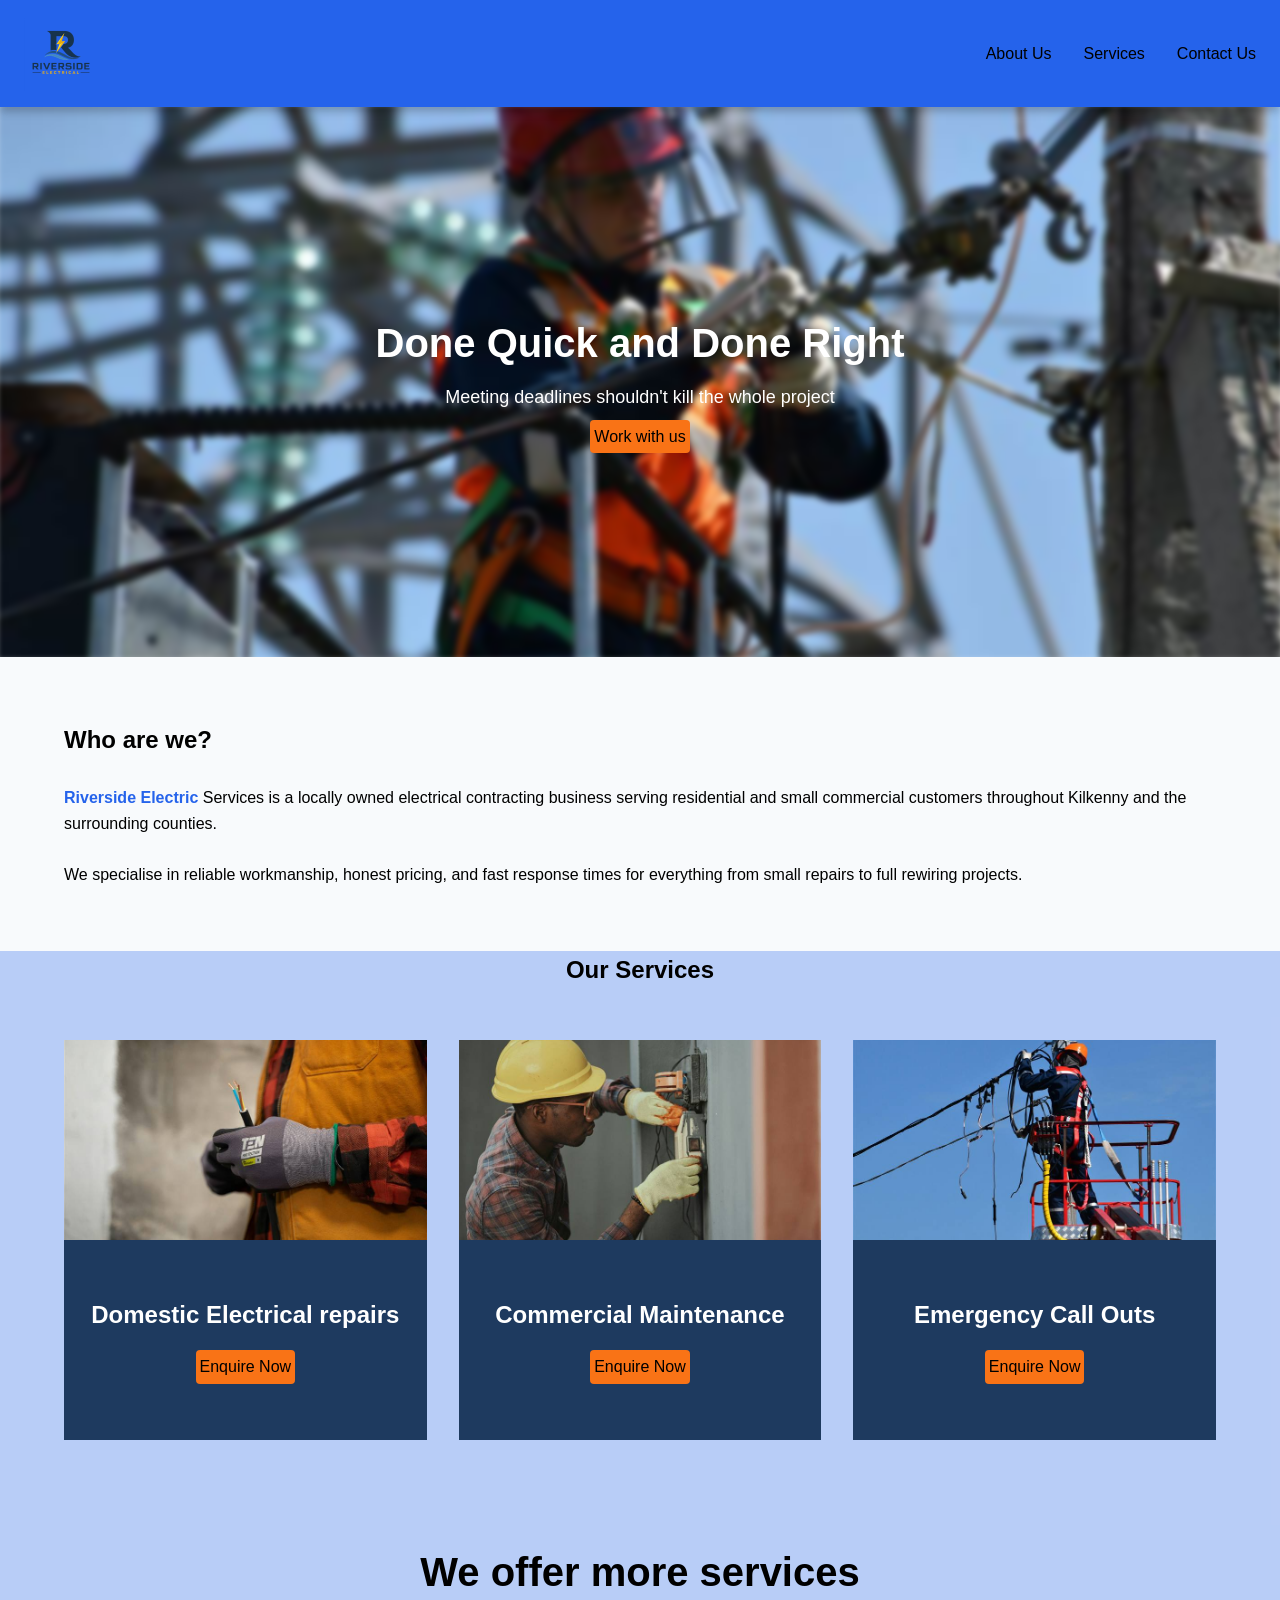
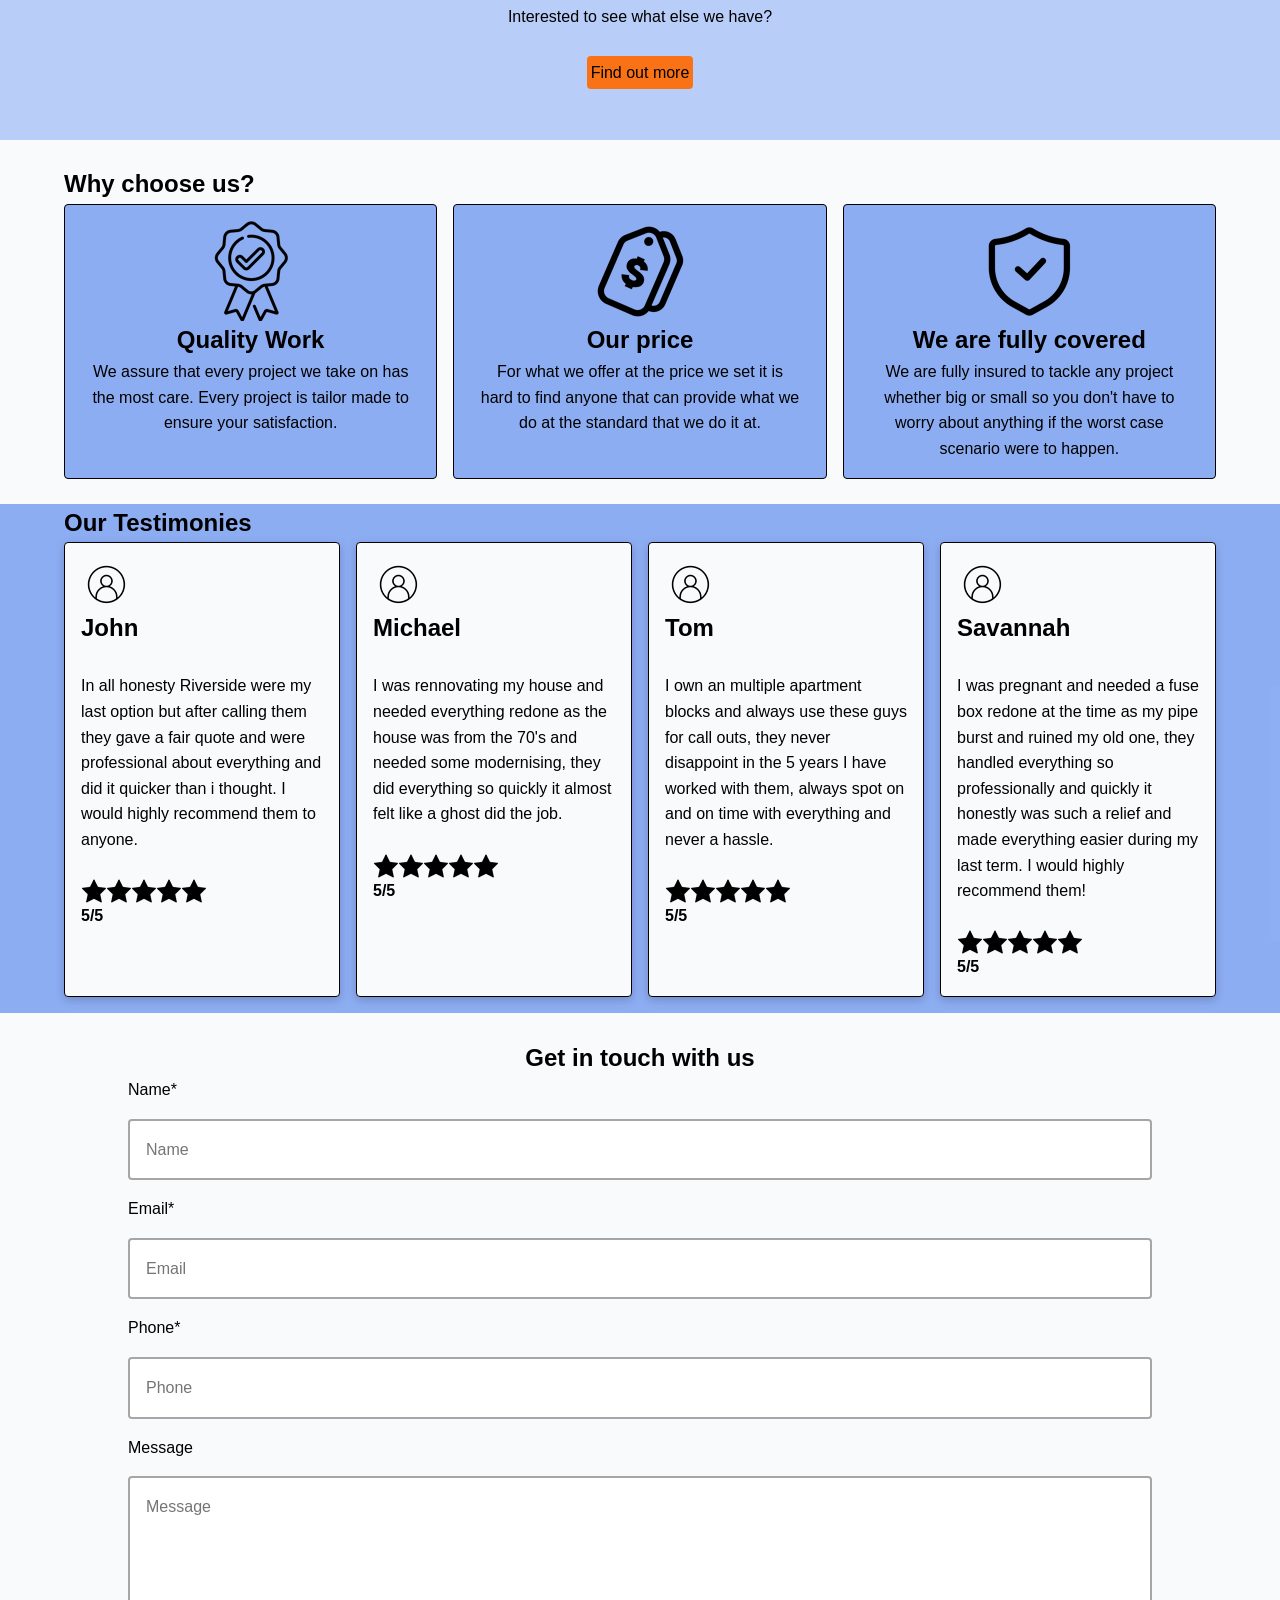
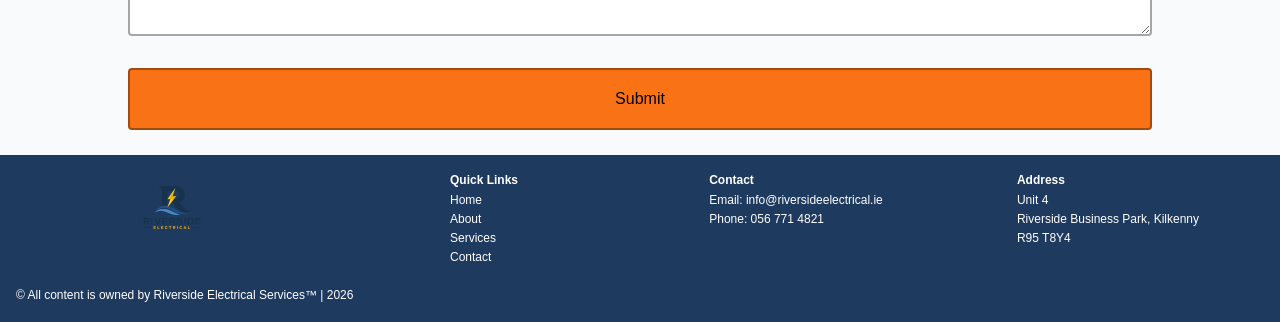
<file: index.html>
<!DOCTYPE html>
<html lang="en">
<head>
    <meta charset="UTF-8">
    <meta name="viewport" content="width=device-width, initial-scale=1.0">
    <meta name="description" content="Riverside Electrical Services is a locally owned electrical contracting business for residential and commercial customers in Kilkenny offering Domestic repairs, house rewiring, fuse board upgrades, EV Charger installation, indoor & outdoor lighting, smoke alarm installations, commercial maintenance and emergency call-outs.">
    <link rel="preload" as="image" href="assets/optimized/hero2-1600.jpg" imagesrcset="assets/optimized/hero2-900.jpg 900w, assets/optimized/hero2-1600.jpg 1600w" imagesizes="100vw" fetchpriority="high">
    <link rel="stylesheet" href="css/sections.css">
    <link rel="stylesheet" href="css/components.css">
    <link rel="stylesheet" href="css/test.css">
    <title>Riverside Electrical | Home </title>
    <link rel="icon" href="assets/optimized/riverside-logo-150.png" type="image/png">
    <script src="newtest.js" defer></script>
</head>
<body>
    <header class="site-header">
        <div class="Logo">
            <a href="index.html" aria-label="Riverside Electrical home">
                <img class="logo-img" src="assets/optimized/riverside-logo-150.png" alt="Riverside Electrical" width="75" height="75" decoding="async">
            </a>
        </div>
        <nav aria-label="Main navigation">
            <ul class="sidebar" id="mobile-menu">
                <li class="sidebarLink"><a class="mainLink" href="about.html">About Us</a></li>
                <li class="sidebarLink"><a class="mainLink" href="services.html">Services</a></li>
                <li class="sidebarLink"><a class="mainLink" href="contact.html">Contact Us</a></li>
            </ul>
            
            <ul>
                <li class="hideMobile"><a class="mainLink" href="about.html">About Us</a></li>
                <li class="hideMobile"><a class="mainLink" href="services.html">Services</a></li>
                <li class="hideMobile"><a class="mainLink" href="contact.html">Contact Us</a></li>
            </ul>
        </nav>
        <button class="hamburger" type="button" aria-label="Open navigation menu" aria-controls="mobile-menu" aria-expanded="false">
            <div class="bar"></div>
            <div class="bar"></div>
        </button>
    </header>

    <main>
        <section class="hero-2">
            <div class="hero-2-information">
                <div class="info-container">
                    <h1>Done Quick and Done Right</h1>
                    <p>Meeting deadlines shouldn't kill the whole project</p>
                    <a href="contact.html" class="cta-btn">Work with us</a>
                </div>
            </div>
        </section>

        <section>
            <div class="about-us-index">
                <h2 class="page-heading-left">Who are we?</h2>
                <br>
                <p class="AUI-text"><span class="highlight-text boldText">Riverside Electric</span> Services is a locally owned electrical contracting business serving residential and small commercial customers throughout Kilkenny and the surrounding counties.</p>
                <br>
                <p class="AUI-text">We specialise in reliable workmanship, honest pricing, and fast response times for everything from small repairs to full rewiring projects.</p>
                
            </div>
        </section>

        <section class="service-section">
            <h1>Our Services</h1>
            <div class="service-container">
                <div class="card">
                        <div class="card-img">
                            <img src="assets/optimized/domestic-800.jpg" alt="" width="800" height="533" loading="lazy" decoding="async">
                        </div>
                        <div class="card-info">
                            <h2>Domestic Electrical repairs</h2>
                            <a href="contact.html" class="cta-btn">Enquire Now</a>
                        </div>
                </div>
                <div class="card">
                        <div class="card-img">
                            <img src="assets/optimized/commercial-800.jpg" alt="" width="800" height="534" loading="lazy" decoding="async">
                        </div>
                        <div class="card-info">
                            <h2>Commercial Maintenance</h2>
                            <a href="contact.html" class="cta-btn">Enquire Now</a>
                        </div>
                </div>
                <div class="card">
                        <div class="card-img">
                            <img src="assets/optimized/emergency-800.jpg" alt="" width="800" height="533" loading="lazy" decoding="async">
                        </div>
                        <div class="card-info">
                            <h2>Emergency Call Outs</h2>
                            <a href="contact.html" class="cta-btn">Enquire Now</a>
                        </div>
                </div>
                    
            </div>    
        <div class="cta-section-medium">
            <div class="cta-info">
                <h2 class="cta-heading">We offer more services</h2>
                <p>Interested to see what else we have?</p>
                <br>
                <a href="" class="cta-btn">Find out more</a>
            </div>
        </div>
        </section>
        <br>
        <section>
            <h1 class="page-heading-left">Why choose us?</h1>
            <div class="why-us">
                <div class="block-card">
                    <div class="why-us-header-content">
                        <img class="why-us-graphic" src="assets/optimized/badge-100.png" alt="" width="100" height="100" loading="lazy" decoding="async">
                        <h2 class="page-heading">Quality Work</h2>
                    </div>
                    <!-- <br> -->
                    <div class="why-us-text">
                        <p>We assure that every project we take on has the most care. Every project is tailor made to ensure your satisfaction.</p>
                    </div>
                </div>

                <div class="block-card">
                    <div class="why-us-header-content">
                        <img class="why-us-graphic" src="assets/optimized/price-tag-100.png" alt="" width="100" height="100" loading="lazy" decoding="async">
                        <h2 class="page-heading">Our price</h2>
                    </div>
                    <p class="why-us-text">For what we offer at the price we set it is hard to find anyone that can provide what we do at the standard that we do it at.</p>
                </div>


                 <div class="block-card">
                    <div class="why-us-header-content">
                        <img class="why-us-graphic" src="assets/optimized/insurance-100.png" alt="" width="100" height="100" loading="lazy" decoding="async">
                        <h2 class="page-heading">We are fully covered</h2>
                    </div>
                    <p class="why-us-text">We are fully insured to tackle any project whether big or small so you don't have to worry about anything if the worst case scenario were to happen.</p>
                </div>
            </div>
        </section>
        <br>

         <section class="testimonial-section">
            <h2 class="page-heading-left">Our Testimonies</h2>
            <div class="testimonials">
                <div class="testimonial-card">
                    <div>
                        <img class="testimonial-icon" src="assets/optimized/people-50.png" alt="" width="50" height="50" loading="lazy" decoding="async">
                        <h2>John</h2>
                    </div>
                    <br>
                    <p>In all honesty Riverside were my last option but after calling them they gave a fair quote and were professional about everything and did it quicker than i thought. I would highly recommend them to anyone.</p>
                    <br>
                    <div>
                        <div class="testimonial-rating">
                            <img class="rating-star" src="assets/optimized/star-25.png" alt="" width="25" height="25" loading="lazy" decoding="async">
                            <img class="rating-star" src="assets/optimized/star-25.png" alt="" width="25" height="25" loading="lazy" decoding="async">
                            <img class="rating-star" src="assets/optimized/star-25.png" alt="" width="25" height="25" loading="lazy" decoding="async">
                            <img class="rating-star" src="assets/optimized/star-25.png" alt="" width="25" height="25" loading="lazy" decoding="async">
                            <img class="rating-star" src="assets/optimized/star-25.png" alt="" width="25" height="25" loading="lazy" decoding="async">
                        </div>
                        <p class="boldText">5/5</p>
                    </div>
                </div>

                <div class="testimonial-card">
                    <div>
                        <img class="testimonial-icon" src="assets/optimized/people-50.png" alt="" width="50" height="50" loading="lazy" decoding="async">
                        <h2>Michael</h2>
                    </div>
                    <br>
                    <p>I was rennovating my house and needed everything redone as the house was from the 70's and needed some modernising, they did everything so quickly it almost felt like a ghost did the job.</p>
                    <br>
                    <div>
                        <div class="testimonial-rating">
                            <img class="rating-star" src="assets/optimized/star-25.png" alt="" width="25" height="25" loading="lazy" decoding="async">
                            <img class="rating-star" src="assets/optimized/star-25.png" alt="" width="25" height="25" loading="lazy" decoding="async">
                            <img class="rating-star" src="assets/optimized/star-25.png" alt="" width="25" height="25" loading="lazy" decoding="async">
                            <img class="rating-star" src="assets/optimized/star-25.png" alt="" width="25" height="25" loading="lazy" decoding="async">
                            <img class="rating-star" src="assets/optimized/star-25.png" alt="" width="25" height="25" loading="lazy" decoding="async">
                        </div>
                        <p class="boldText">5/5</p>
                    </div>
                </div>

                <div class="testimonial-card">
                    <div>
                        <img class="testimonial-icon" src="assets/optimized/people-50.png" alt="" width="50" height="50" loading="lazy" decoding="async">
                        <h2>Tom</h2>
                    </div>
                    <br>
                    <p>I own an multiple apartment blocks and always use these guys for call outs, they never disappoint in the 5 years I have worked with them, always spot on and on time with everything and never a hassle.</p>
                    <br>
                    <div>
                        <div class="testimonial-rating">
                            <img class="rating-star" src="assets/optimized/star-25.png" alt="" width="25" height="25" loading="lazy" decoding="async">
                            <img class="rating-star" src="assets/optimized/star-25.png" alt="" width="25" height="25" loading="lazy" decoding="async">
                            <img class="rating-star" src="assets/optimized/star-25.png" alt="" width="25" height="25" loading="lazy" decoding="async">
                            <img class="rating-star" src="assets/optimized/star-25.png" alt="" width="25" height="25" loading="lazy" decoding="async">
                            <img class="rating-star" src="assets/optimized/star-25.png" alt="" width="25" height="25" loading="lazy" decoding="async">
                        </div>
                        <p class="boldText">5/5</p>
                    </div>
                </div>

                <div class="testimonial-card">
                    <div>
                        <img class="testimonial-icon" src="assets/optimized/people-50.png" alt="" width="50" height="50" loading="lazy" decoding="async">
                        <h2>Savannah</h2>
                    </div>
                    <br>
                    <p>I was pregnant and needed a fuse box redone at the time as my pipe burst and ruined my old one, they handled everything so professionally and quickly it honestly was such a relief and made everything easier during my last term. I would highly recommend them!</p>
                    <br>
                    <div>
                        <div class="testimonial-rating">
                            <img class="rating-star" src="assets/optimized/star-25.png" alt="" width="25" height="25" loading="lazy" decoding="async">
                            <img class="rating-star" src="assets/optimized/star-25.png" alt="" width="25" height="25" loading="lazy" decoding="async">
                            <img class="rating-star" src="assets/optimized/star-25.png" alt="" width="25" height="25" loading="lazy" decoding="async">
                            <img class="rating-star" src="assets/optimized/star-25.png" alt="" width="25" height="25" loading="lazy" decoding="async">
                            <img class="rating-star" src="assets/optimized/star-25.png" alt="" width="25" height="25" loading="lazy" decoding="async">
                        </div>
                        <p class="boldText">5/5</p>
                    </div>
                </div>

            </div>
        </section>
        <br>

        <div class="contact-form" style="grid-area: box-4">
                    <h2>Get in touch with us</h2>
                    <form action="https://api.web3forms.com/submit" method="POST">
                        <input
                            type="hidden"
                            name="access_key" 
                            value="db48950b-8006-4555-ad05-d6742ffa7712"
                        >


                        <label for="name">Name*</label>
                        <input
                            id="name"
                            type="text"
                            name="name"
                            placeholder="Name"
                            required
                        >

                        <label for="email">Email*</label>
                        <input
                            id="email"
                            type="email" 
                            name="email" 
                            placeholder="Email"  
                            pattern="^[a-zA-Z0-9._%+-]+@[a-zA-Z0-9.-]+\.[a-zA-Z]{2,}$"
                            title="Please enter a valid email"
                            required
                        >


                        <label for="phone">Phone*</label>
                        <input 
                            id="phone"
                            type="tel" 
                            name="phone" 
                            placeholder="Phone" 
                            pattern="^08[35679](?:\d{7}|\s\d{3}\s\d{4})$"
                            title="Enter a number like 0877777733 or 087 777 7733"
                            required
                        >
                        <label for="message">Message</label>
                        <textarea id="message" name="message" placeholder="Message" required></textarea>

                        <input 
                            type="checkbox" 
                            name="botcheck" 
                            class="hidden" 
                            style="display: none;"
                        >

                        <div class="h-captcha" data-captcha="true"></div>

                        <input type="submit" value="Submit" class="cta-btn">
                    </form>
                </div>
                <br>
    </main>

    <footer>
        <div class="footer-content">
                <div class="footer-links">
                    <div class="footerLogo">
                        <img class="logo-img" src="assets/optimized/riverside-logo-150.png" alt="Riverside Electrical" width="75" height="75" loading="lazy" decoding="async">
                    </div>
                    <div class="footer-section">
                        <ul class="footer-section-list">
                            <li class="boldText">Quick Links</li>
                            <li><a class="footerLink" href="index.html">Home</a></li>
                            <li><a class="footerLink" href="about.html">About</a></li>
                            <li><a class="footerLink" href="services.html">Services</a></li>
                            <li><a class="footerLink" href="contact.html">Contact</a></li>
                        </ul>
                    </div>
                    
                    <div class="footer-section">
                        <ul>
                            <li class="boldText"><a class="footerLink" href="contact.html">Contact</a></li>
                            <li><a class="footerLink" href="contact.html">Email: info@riversideelectrical.ie</a></li>
                            <li><a class="footerLink" href="contact.html">Phone: 056 771 4821</a></li>
                        </ul>
                    </div>

                    <div class="footer-section">
                        <ul>
                            <li class="boldText"><a class="footerLink" href="contact.html">Address</a></li>
                            <li class="footerList">Unit 4</li>
                            <li class="footerList">Riverside Business Park, Kilkenny</li>
                            <li class="footerList">R95 T8Y4</li>
                        </ul>
                    </div>
                    
                </div>
                <br>
            <p class="copyright-text">
                &copy; All content is owned by Riverside Electrical Services&trade; | 2026
            </p>
        </div>
    </footer>
    <script src="https://web3forms.com/client/script.js" async defer></script>
</body>
</html>
</file>
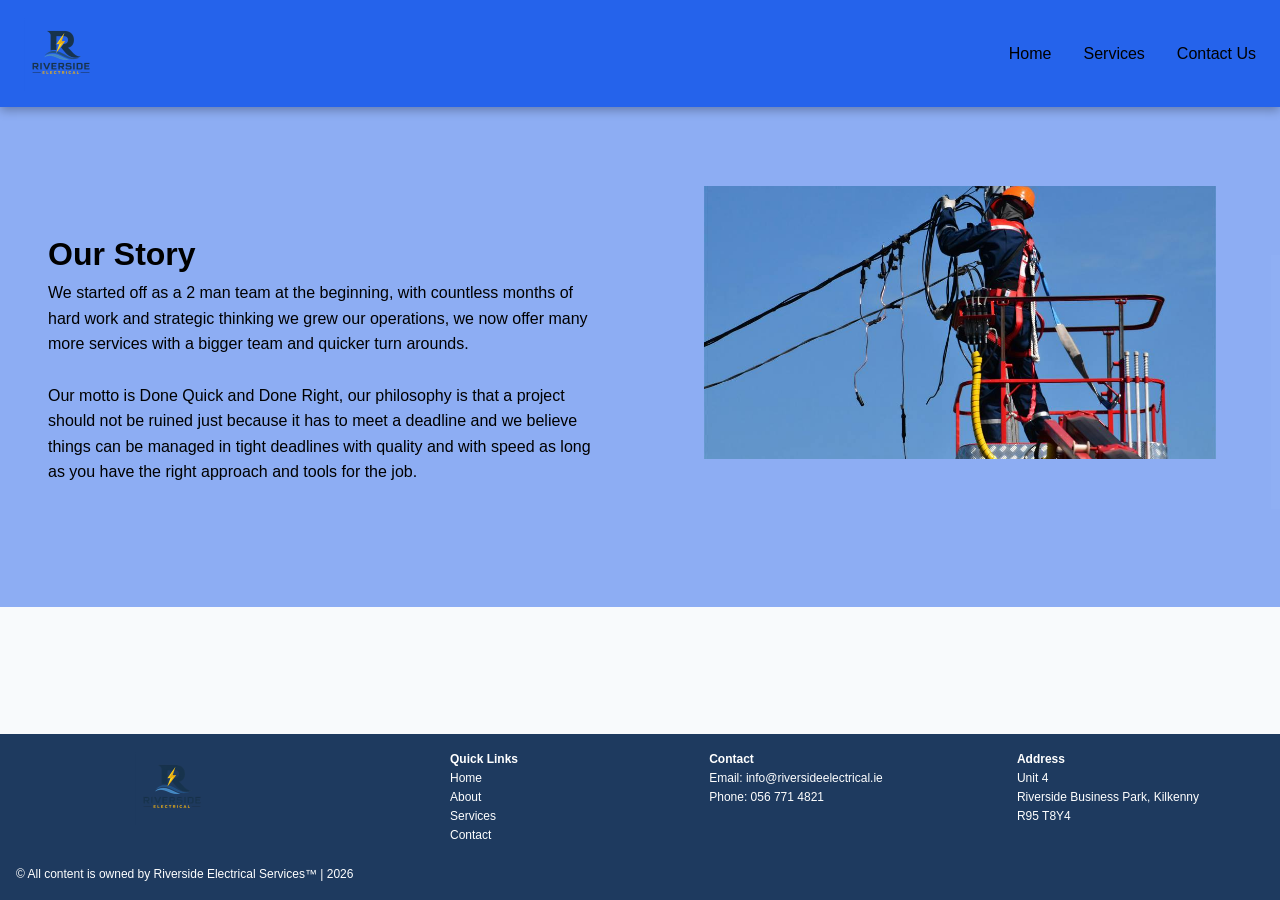
<file: about.html>
<!DOCTYPE html>
<html lang="en">
<head>
    <meta charset="UTF-8">
    <meta name="viewport" content="width=device-width, initial-scale=1.0">
    <meta name="description" content="Riverside Electrical Services is a locally owned electrical contracting business for residential and commercial customers in Kilkenny offering Domestic repairs, house rewiring, fuse board upgrades, EV Charger installation, indoor & outdoor lighting, smoke alarm installations, commercial maintenance and emergency call-outs.">
    <link rel="preload" as="image" href="assets/optimized/emergency-1000.jpg" fetchpriority="high">
    <link rel="stylesheet" href="css/sections.css">
    <link rel="stylesheet" href="css/components.css">
    <link rel="stylesheet" href="css/test.css">
    <title>Riverside Electrical | About Us </title>
    <link rel="icon" href="assets/optimized/riverside-logo-150.png" type="image/png">
    <script src="newtest.js" defer></script>
</head>
<body>
    <header class="site-header">
        <div class="Logo">
            <a href="index.html" aria-label="Riverside Electrical home">
                <img class="logo-img" src="assets/optimized/riverside-logo-150.png" alt="Riverside Electrical" width="75" height="75" decoding="async">
            </a>
        </div>
        <nav aria-label="Main navigation">
            <ul class="sidebar" id="mobile-menu">
                <li class="sidebarLink"><a class="mainLink" href="index.html">Home</a></li>
                <li class="sidebarLink"><a class="mainLink" href="services.html">Services</a></li>
                <li class="sidebarLink"><a class="mainLink" href="contact.html">Contact Us</a></li>
            </ul>
            
            <ul>
                <li class="hideMobile"><a class="mainLink" href="index.html">Home</a></li>
                <li class="hideMobile"><a class="mainLink" href="services.html">Services</a></li>
                <li class="hideMobile"><a class="mainLink" href="contact.html">Contact Us</a></li>
            </ul>
        </nav>
        <button class="hamburger" type="button" aria-label="Open navigation menu" aria-controls="mobile-menu" aria-expanded="false">
            <div class="bar"></div>
            <div class="bar"></div>
        </button>
    </header>

    <main>
        <section class="about-section">
            <div class="about-info">
                <div class="about-text">
                    <h2 class="content-heading">Our Story</h2>
                    <p>
                        We started off as a 2 man team at the beginning, with countless months of hard work and strategic thinking we grew our operations, we now offer many more services with a bigger team and quicker turn arounds.
                    </p>
                    <br>
                    <p>
                        Our motto is Done Quick and Done Right, our philosophy is that a project should not be ruined just because it has to meet a deadline and we believe things can be managed in tight deadlines with quality and with speed as long as you have the right approach and tools for the job. 
                    </p>
                </div>
            </div>

            <div class="about-img">
                <div class="about-image-container">
                    <img src="assets/optimized/emergency-1000.jpg" alt="" class="about-image" width="1000" height="667" fetchpriority="high" decoding="async">
                </div>
            </div>
        </section>
    </main>

    <footer>
        <div class="footer-content">
                <div class="footer-links">
                    <div class="footerLogo">
                        <img class="logo-img" src="assets/optimized/riverside-logo-150.png" alt="Riverside Electrical" width="75" height="75" loading="lazy" decoding="async">
                    </div>
                    <div class="footer-section">
                        <ul class="footer-section-list">
                            <li class="boldText">Quick Links</li>
                            <li><a class="footerLink" href="index.html">Home</a></li>
                            <li><a class="footerLink" href="about.html">About</a></li>
                            <li><a class="footerLink" href="services.html">Services</a></li>
                            <li><a class="footerLink" href="contact.html">Contact</a></li>
                        </ul>
                    </div>
                    
                    <div class="footer-section">
                        <ul>
                            <li class="boldText"><a class="footerLink" href="contact.html">Contact</a></li>
                            <li><a class="footerLink" href="contact.html">Email: info@riversideelectrical.ie</a></li>
                            <li><a class="footerLink" href="contact.html">Phone: 056 771 4821</a></li>
                        </ul>
                    </div>

                    <div class="footer-section">
                        <ul>
                            <li class="boldText"><a class="footerLink" href="contact.html">Address</a></li>
                            <li class="footerList">Unit 4</li>
                            <li class="footerList">Riverside Business Park, Kilkenny</li>
                            <li class="footerList">R95 T8Y4</li>
                        </ul>
                    </div>
                    
                </div>
                <br>
            <p class="copyright-text">
                &copy; All content is owned by Riverside Electrical Services&trade; | 2026
            </p>
        </div>
    </footer>
</body>
</html>
</file>
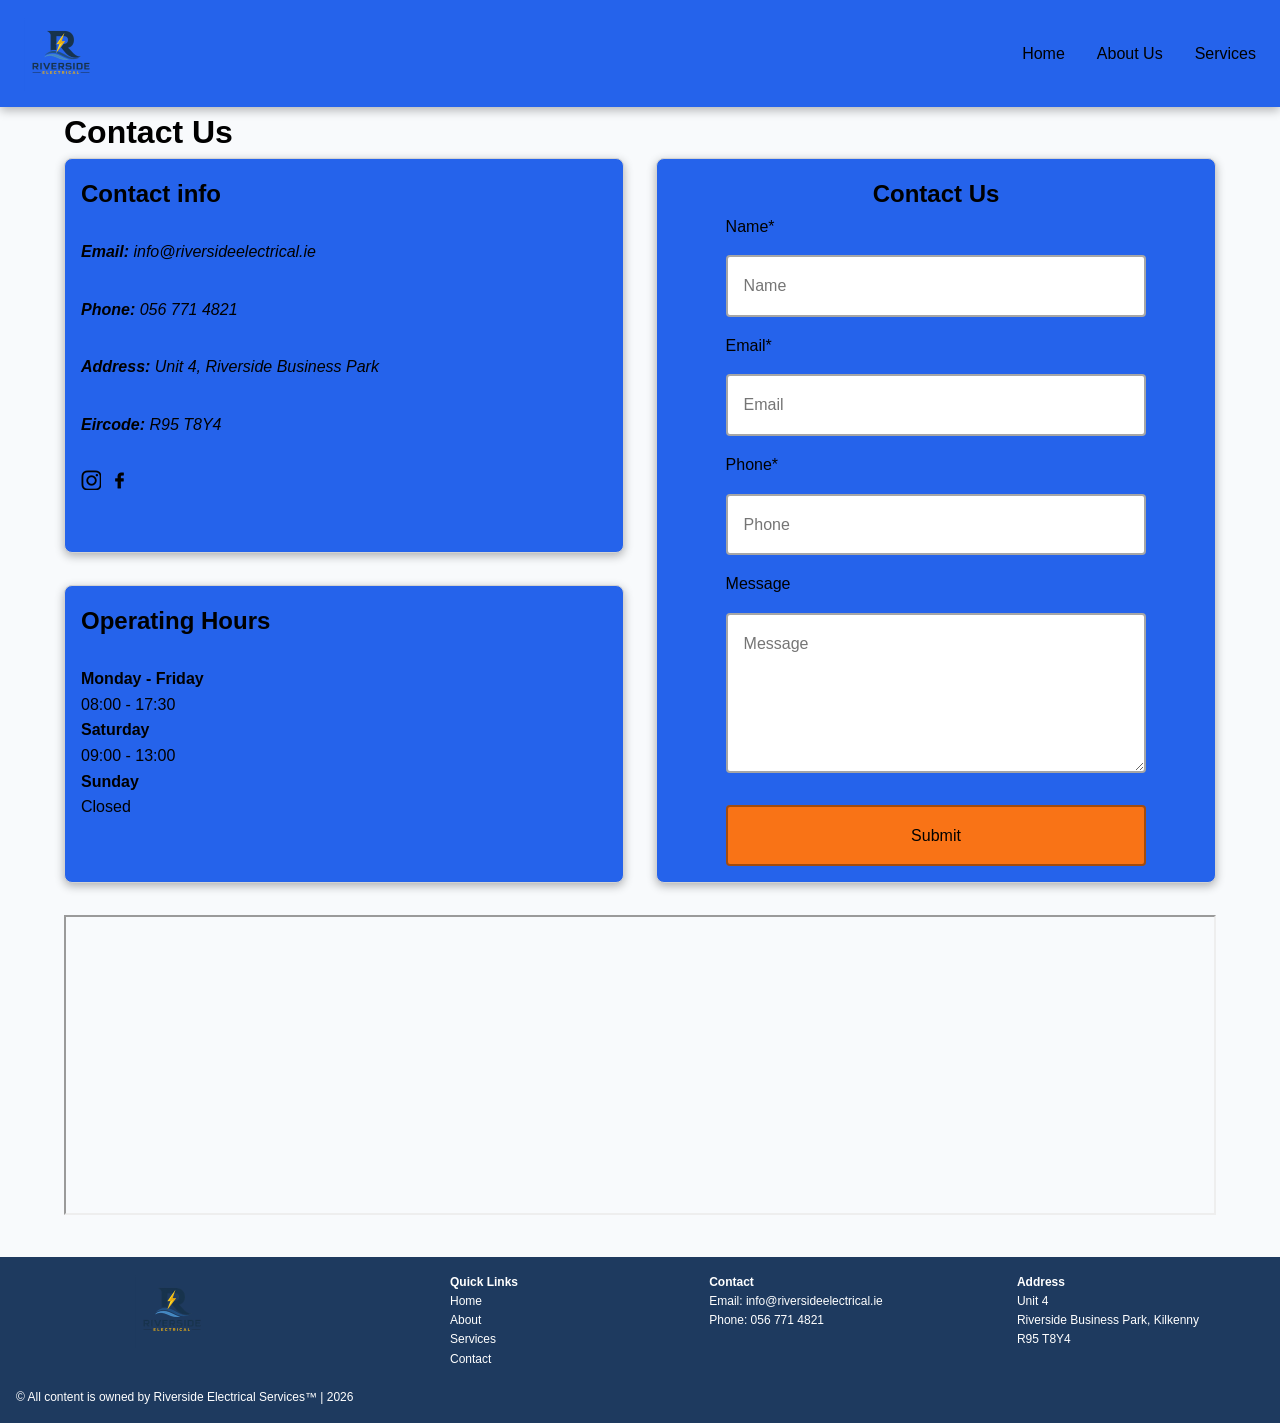
<file: contact.html>
<!DOCTYPE html>
<html lang="en">
<head>
    <meta charset="UTF-8">
    <meta name="viewport" content="width=device-width, initial-scale=1.0">
    <meta name="description" content="Riverside Electrical Services is a locally owned electrical contracting business for residential and commercial customers in Kilkenny offering Domestic repairs, house rewiring, fuse board upgrades, EV Charger installation, indoor & outdoor lighting, smoke alarm installations, commercial maintenance and emergency call-outs.">
    <link rel="stylesheet" href="css/sections.css">
    <link rel="stylesheet" href="css/components.css">
    <link rel="stylesheet" href="css/test.css">
    <title>Riverside Electrical | Contact Us </title>
    <link rel="icon" href="assets/optimized/riverside-logo-150.png" type="image/png">
    <script src="newtest.js" defer></script>
</head>
<body>
    <header class="site-header">
        <div class="Logo">
            <a href="index.html" aria-label="Riverside Electrical home">
                <img class="logo-img" src="assets/optimized/riverside-logo-150.png" alt="Riverside Electrical" width="75" height="75" decoding="async">
            </a>
        </div>
        <nav aria-label="Main navigation">
            <ul class="sidebar" id="mobile-menu">
                <li class="sidebarLink"><a class="mainLink" href="index.html">Home</a></li>
                <li class="sidebarLink"><a class="mainLink" href="about.html">About Us</a></li>
                <li class="sidebarLink"><a class="mainLink" href="services.html">Services</a></li>
            </ul>
            
            <ul>
                <li class="hideMobile"><a class="mainLink" href="index.html">Home</a></li>
                <li class="hideMobile"><a class="mainLink" href="about.html">About Us</a></li>
                <li class="hideMobile"><a class="mainLink" href="services.html">Services</a></li>
            </ul>
        </nav>
        <button class="hamburger" type="button" aria-label="Open navigation menu" aria-controls="mobile-menu" aria-expanded="false">
            <div class="bar"></div>
            <div class="bar"></div>
        </button>
    </header>

    <main>
        <h1 class="page-heading-left">Contact Us</h1>
        <section class="contact-section">
            <div class="contact-container">
                <div class="contactinfo" style="grid-area: box-1">
                    <h2>Contact info</h2>
                    <br>
                    <address>
                        <p><span class="boldText">Email:</span> info@riversideelectrical.ie</p>
                        <p><span class="boldText">Phone:</span> 056 771 4821</p>
                        <p><span class="boldText">Address:</span> Unit 4, Riverside Business Park </p>
                        <p><span class="boldText">Eircode:</span> R95 T8Y4</p>
                        <div class="social-links">
                            <a href=""><img class="social-icon" src="assets/optimized/instagram-20.png" alt="" width="20" height="20" loading="lazy" decoding="async"></a>
                            <a href=""><img class="social-icon" src="assets/optimized/facebook-20.png" alt="" width="20" height="20" loading="lazy" decoding="async"></a>
                        </div>
                    </address>
                </div>
                <iframe class="map" style="grid-area: box-2" src="https://www.google.com/maps/embed?pb=!1m18!1m12!1m3!1d9678.894733127778!2d-6.988131899999992!3d52.66496835!2m3!1f0!2f0!3f0!3m2!1i1024!2i768!4f13.1!3m3!1m2!1s0x485d4f571ad3e91b%3A0x4972545a16a87482!2sDuninga%2C%20Co.%20Kilkenny%2C%20R95%20T8Y4!5e0!3m2!1sen!2sie!4v1783465957075!5m2!1sen!2sie" width="400" height="300" style="border:0;" allowfullscreen="" loading="lazy" referrerpolicy="no-referrer-when-downgrade"></iframe>
                <div class="openingHours" style="grid-area: box-3">
                        <h2>Operating Hours</h2>
                        <br>
                        <dl>
                            <dt class="boldText">Monday - Friday</dt>
                            <dd>08:00 - 17:30</dd>

                            <dt class="boldText">Saturday</dt>
                            <dd>09:00 - 13:00</dd>

                            <dt class="boldText">Sunday</dt>
                            <dd>Closed</dd>
                        </dl>

                </div>

                <div class="contact-form" style="grid-area: box-4">
                    <h2>Contact Us</h2>
                    <form action="https://api.web3forms.com/submit" method="POST">
                        <input
                            type="hidden"
                            name="access_key" 
                            value="db48950b-8006-4555-ad05-d6742ffa7712"
                        >


                        <label for="name">Name*</label>
                        <input
                            id="name"
                            type="text"
                            name="name"
                            placeholder="Name"
                            required
                        >

                        <label for="email">Email*</label>
                        <input
                            id="email"
                            type="email" 
                            name="email" 
                            placeholder="Email"  
                            pattern="^[a-zA-Z0-9._%+-]+@[a-zA-Z0-9.-]+\.[a-zA-Z]{2,}$"
                            title="Please enter a valid email"
                            required
                        >


                        <label for="phone">Phone*</label>
                        <input 
                            id="phone"
                            type="tel" 
                            name="phone" 
                            placeholder="Phone" 
                            pattern="^08[35679](?:\d{7}|\s\d{3}\s\d{4})$"
                            title="Enter a number like 0877777733 or 087 777 7733"
                            required
                        >
                        <label for="message">Message</label>
                        <textarea id="message" name="message" placeholder="Message" required></textarea>

                        <input 
                            type="checkbox" 
                            name="botcheck" 
                            class="hidden" 
                            style="display: none;"
                        >

                        <div class="h-captcha" data-captcha="true"></div>

                        <input type="submit" value="Submit" class="cta-btn">
                    </form>
                </div>
            </div>
        </section>
        <br>
    </main>

    <footer>
        <div class="footer-content">
                <div class="footer-links">
                    <div class="footerLogo">
                        <img class="logo-img" src="assets/optimized/riverside-logo-150.png" alt="Riverside Electrical" width="75" height="75" loading="lazy" decoding="async">
                    </div>
                    <div class="footer-section">
                        <ul class="footer-section-list">
                            <li class="boldText">Quick Links</li>
                            <li><a class="footerLink" href="index.html">Home</a></li>
                            <li><a class="footerLink" href="about.html">About</a></li>
                            <li><a class="footerLink" href="services.html">Services</a></li>
                            <li><a class="footerLink" href="contact.html">Contact</a></li>
                        </ul>
                    </div>
                    
                    <div class="footer-section">
                        <ul>
                            <li class="boldText"><a class="footerLink" href="contact.html">Contact</a></li>
                            <li><a class="footerLink" href="contact.html">Email: info@riversideelectrical.ie</a></li>
                            <li><a class="footerLink" href="contact.html">Phone: 056 771 4821</a></li>
                        </ul>
                    </div>

                    <div class="footer-section">
                        <ul>
                            <li class="boldText"><a class="footerLink" href="contact.html">Address</a></li>
                            <li class="footerList">Unit 4</li>
                            <li class="footerList">Riverside Business Park, Kilkenny</li>
                            <li class="footerList">R95 T8Y4</li>
                        </ul>
                    </div>
                    
                </div>
                <br>
            <p class="copyright-text">
                &copy; All content is owned by Riverside Electrical Services&trade; | 2026
            </p>
        </div>
    </footer>
    <script src="https://web3forms.com/client/script.js" async defer></script>
</body>
</html>
</file>
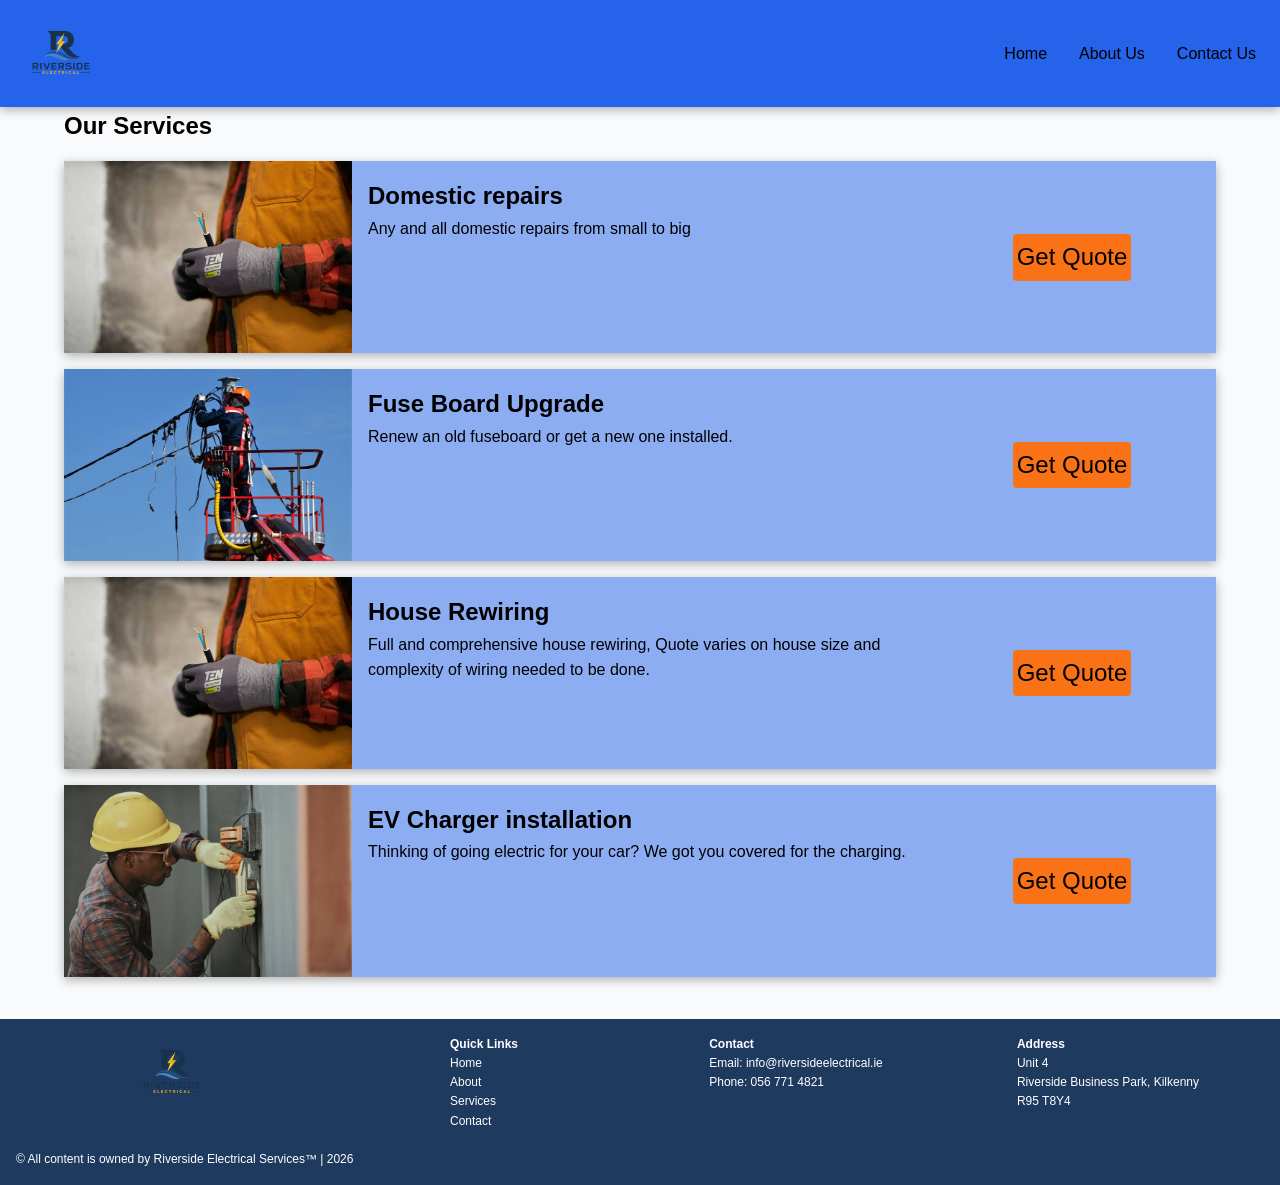
<file: services.html>
<!DOCTYPE html>
<html lang="en">
<head>
    <meta charset="UTF-8">
    <meta name="viewport" content="width=device-width, initial-scale=1.0">
    <meta name="description" content="Riverside Electrical Services is a locally owned electrical contracting business for residential and commercial customers in Kilkenny offering Domestic repairs, house rewiring, fuse board upgrades, EV Charger installation, indoor & outdoor lighting, smoke alarm installations, commercial maintenance and emergency call-outs.">
    <link rel="preload" as="image" href="assets/optimized/domestic-800.jpg" fetchpriority="high">
    <link rel="stylesheet" href="css/sections.css">
    <link rel="stylesheet" href="css/components.css">
    <link rel="stylesheet" href="css/test.css">
    <title>Riverside Electrical | Services </title>
    <link rel="icon" href="assets/optimized/riverside-logo-150.png" type="image/png">
    <script src="newtest.js" defer></script>
</head>
<body>
    <header class="site-header">
        <div class="Logo">
            <a href="index.html" aria-label="Riverside Electrical home">
                <img class="logo-img" src="assets/optimized/riverside-logo-150.png" alt="Riverside Electrical" width="75" height="75" decoding="async">
            </a>
        </div>
        <nav aria-label="Main navigation">
            <ul class="sidebar" id="mobile-menu">
                <li class="sidebarLink"><a class="mainLink" href="index.html">Home</a></li>
                <li class="sidebarLink"><a class="mainLink" href="about.html">About Us</a></li>
                <li class="sidebarLink"><a class="mainLink" href="contact.html">Contact Us</a></li>
            </ul>
            
            <ul>
                <li class="hideMobile"><a class="mainLink" href="index.html">Home</a></li>
                <li class="hideMobile"><a class="mainLink" href="about.html">About Us</a></li>
                <li class="hideMobile"><a class="mainLink" href="contact.html">Contact Us</a></li>
            </ul>
        </nav>
        <button class="hamburger" type="button" aria-label="Open navigation menu" aria-controls="mobile-menu" aria-expanded="false">
            <div class="bar"></div>
            <div class="bar"></div>
        </button>
    </header>

    <main>
       <section class="service-pricing">
             <div class="service-pricing-info">
                <h1 class="page-heading-left">Our Services</h1>

                <div class="service-card">
                    <img class="service-image" src="assets/optimized/domestic-800.jpg" alt="" width="800" height="533" fetchpriority="high" decoding="async">
                    <div class="service-text">
                        <h2>Domestic repairs</h2>
                        <p>Any and all domestic repairs from small to big</p>
                        <br>
                    </div>
                    <div class="service-cta">
                            <a href="contact.html" class="cta-btn-lg">Get Quote</a>
                    </div>
                </div>

                <div class="service-card">
                    <img class="service-image" src="assets/optimized/emergency-800.jpg" alt="" width="800" height="533" loading="lazy" decoding="async">
                    <div class="service-text">
                        <h2>Fuse Board Upgrade</h2>
                        <p>Renew an old fuseboard or get a new one installed.</p>
                        <br>
                    </div>
                    <div class="service-cta">
                            <a href="contact.html" class="cta-btn-lg">Get Quote</a>
                    </div>
                </div>

                <div class="service-card">
                    <img class="service-image" src="assets/optimized/domestic-800.jpg" alt="" width="800" height="533" loading="lazy" decoding="async">
                    <div class="service-text">
                        <h2>House Rewiring</h2>
                        <p>Full and comprehensive house rewiring, Quote varies on house size and complexity of wiring needed to be done.</p>
                        <br>
                    </div>
                    <div class="service-cta">
                            <a href="contact.html" class="cta-btn-lg">Get Quote</a>
                    </div>
                </div>


                <div class="service-card">
                    <img class="service-image" src="assets/optimized/commercial-800.jpg" alt="" width="800" height="534" loading="lazy" decoding="async">
                    <div class="service-text">
                        <h2>EV Charger installation</h2>
                        <p>Thinking of going electric for your car? We got you covered for the charging.</p>
                        <br>
                    </div>
                    <div class="service-cta">
                            <a href="contact.html" class="cta-btn-lg">Get Quote</a>
                    </div>
                </div>
                <br>
        </section>
    </main>

    <footer>
        <div class="footer-content">
                <div class="footer-links">
                    <div class="footerLogo">
                        <img class="logo-img" src="assets/optimized/riverside-logo-150.png" alt="Riverside Electrical" width="75" height="75" loading="lazy" decoding="async">
                    </div>
                    <div class="footer-section">
                        <ul class="footer-section-list">
                            <li class="boldText">Quick Links</li>
                            <li><a class="footerLink" href="index.html">Home</a></li>
                            <li><a class="footerLink" href="about.html">About</a></li>
                            <li><a class="footerLink" href="services.html">Services</a></li>
                            <li><a class="footerLink" href="contact.html">Contact</a></li>
                        </ul>
                    </div>
                    
                    <div class="footer-section">
                        <ul>
                            <li class="boldText"><a class="footerLink" href="contact.html">Contact</a></li>
                            <li><a class="footerLink" href="contact.html">Email: info@riversideelectrical.ie</a></li>
                            <li><a class="footerLink" href="contact.html">Phone: 056 771 4821</a></li>
                        </ul>
                    </div>

                    <div class="footer-section">
                        <ul>
                            <li class="boldText"><a class="footerLink" href="contact.html">Address</a></li>
                            <li class="footerList">Unit 4</li>
                            <li class="footerList">Riverside Business Park, Kilkenny</li>
                            <li class="footerList">R95 T8Y4</li>
                        </ul>
                    </div>
                    
                </div>
                <br>
            <p class="copyright-text">
                &copy; All content is owned by Riverside Electrical Services&trade; | 2026
            </p>
        </div>
    </footer>
</body>
</html>
</file>
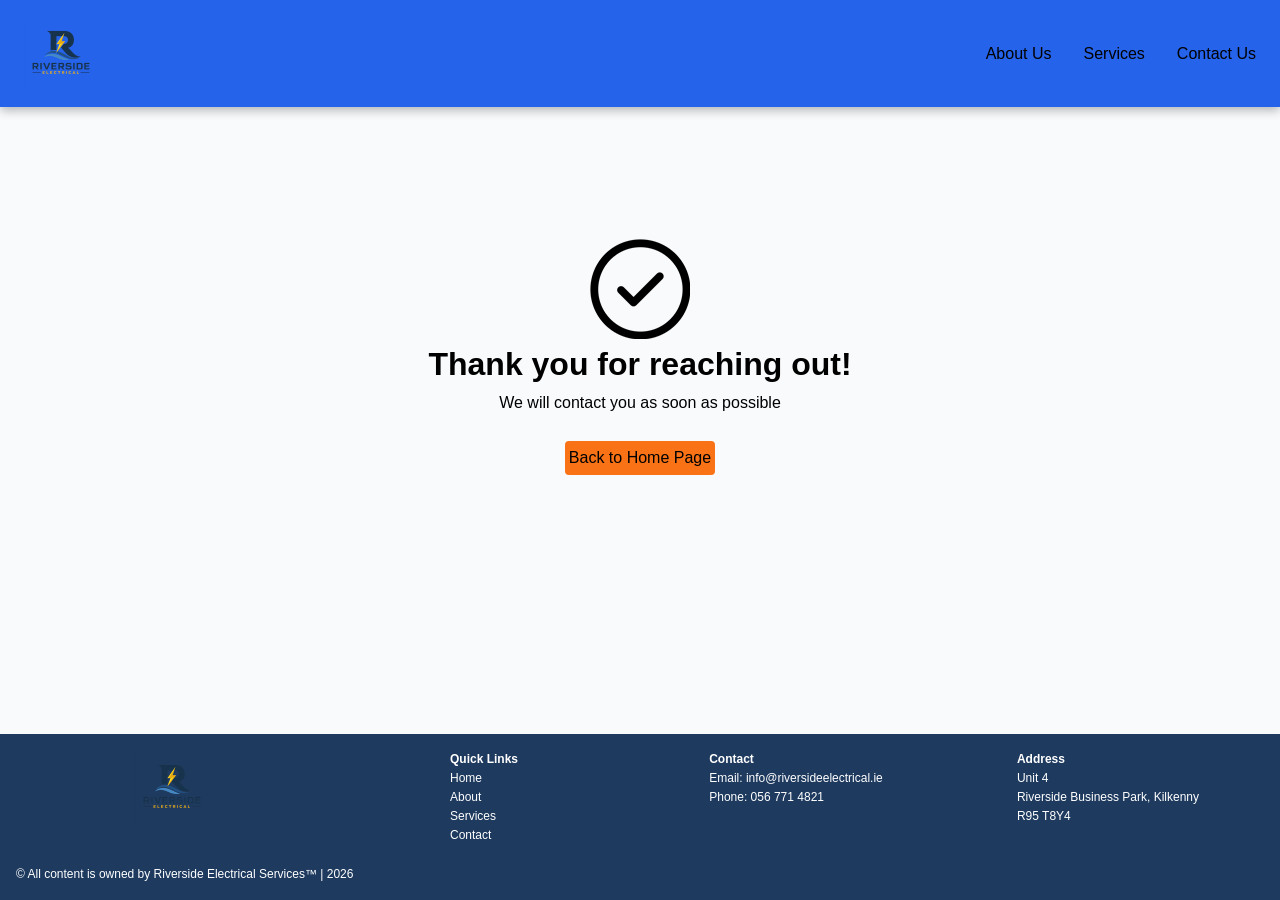
<file: thank-you.html>
<!DOCTYPE html>
<html lang="en">
<head>
    <meta charset="UTF-8">
    <meta name="viewport" content="width=device-width, initial-scale=1.0">
    <meta name="description" content="Riverside Electrical Services is a locally owned electrical contracting business for residential and commercial customers in Kilkenny offering Domestic repairs, house rewiring, fuse board upgrades, EV Charger installation, indoor & outdoor lighting, smoke alarm installations, commercial maintenance and emergency call-outs.">
    <link rel="stylesheet" href="css/sections.css">
    <link rel="stylesheet" href="css/components.css">
    <link rel="stylesheet" href="css/test.css">
    <title>Riverside Electrical | Home </title>
    <link rel="icon" href="assets/optimized/riverside-logo-150.png" type="image/png">
    <script src="newtest.js" defer></script>
</head>
<body>
    <header class="site-header">
        <div class="Logo">
            <a href="index.html" aria-label="Riverside Electrical home">
                <img class="logo-img" src="assets/optimized/riverside-logo-150.png" alt="Riverside Electrical" width="75" height="75" decoding="async">
            </a>
        </div>
        <nav aria-label="Main navigation">
            <ul class="sidebar" id="mobile-menu">
                <li class="sidebarLink"><a class="mainLink" href="about.html">About Us</a></li>
                <li class="sidebarLink"><a class="mainLink" href="services.html">Services</a></li>
                <li class="sidebarLink"><a class="mainLink" href="contact.html">Contact Us</a></li>
            </ul>
            
            <ul>
                <li class="hideMobile"><a class="mainLink" href="about.html">About Us</a></li>
                <li class="hideMobile"><a class="mainLink" href="services.html">Services</a></li>
                <li class="hideMobile"><a class="mainLink" href="contact.html">Contact Us</a></li>
            </ul>
        </nav>
        <button class="hamburger" type="button" aria-label="Open navigation menu" aria-controls="mobile-menu" aria-expanded="false">
            <div class="bar"></div>
            <div class="bar"></div>
        </button>
    </header>

    <main>
        <div class="cta-section-large">
            <div class="cta-info">
                <img class="why-us-graphic" src="assets/optimized/check-mark-100.png" alt="" width="100" height="100" decoding="async">
                <h1 class="">Thank you for reaching out!</h1>
                <p>We will contact you as soon as possible</p>
                <br>
                <a href="index.html" class="cta-btn">Back to Home Page</a>
            </div>
        </div>
    </main>

    <footer>
        <div class="footer-content">
                <div class="footer-links">
                    <div class="footerLogo">
                        <img class="logo-img" src="assets/optimized/riverside-logo-150.png" alt="Riverside Electrical" width="75" height="75" loading="lazy" decoding="async">
                    </div>
                    <div class="footer-section">
                        <ul class="footer-section-list">
                            <li class="boldText">Quick Links</li>
                            <li><a class="footerLink" href="index.html">Home</a></li>
                            <li><a class="footerLink" href="about.html">About</a></li>
                            <li><a class="footerLink" href="services.html">Services</a></li>
                            <li><a class="footerLink" href="contact.html">Contact</a></li>
                        </ul>
                    </div>
                    
                    <div class="footer-section">
                        <ul>
                            <li class="boldText"><a class="footerLink" href="contact.html">Contact</a></li>
                            <li><a class="footerLink" href="contact.html">Email: info@riversideelectrical.ie</a></li>
                            <li><a class="footerLink" href="contact.html">Phone: 056 771 4821</a></li>
                        </ul>
                    </div>

                    <div class="footer-section">
                        <ul>
                            <li class="boldText"><a class="footerLink" href="contact.html">Address</a></li>
                            <li class="footerList">Unit 4</li>
                            <li class="footerList">Riverside Business Park, Kilkenny</li>
                            <li class="footerList">R95 T8Y4</li>
                        </ul>
                    </div>
                    
                </div>
                <br>
            <p class="copyright-text">
                &copy; All content is owned by Riverside Electrical Services&trade; | 2026
            </p>
        </div>
    </footer>
</body>
</html>
</file>
<file: css/sections.css>
.about-section{
    min-height: 500px;
    width: 100%;
    background: color-mix(in srgb, var(--primary-color) 50%, transparent);
    display: grid;
    grid-template-columns: 1fr 1fr;
    grid-template-areas: 
    "a b";
}

.about-section1{
    min-height: 400px;
    width: 100%;
    background: color-mix(in srgb, var(--primary-color) 50%, transparent);
    display: grid;
    place-items: center;
}

.about-story-text{
    margin-left: 5%;
    margin-right: 5%;
    font-size: var(--fs-300);
    padding: var(--space-sm);
}

.about-info{
    grid-area: a;
    display: flex;
    /* justify-content: center; */
    align-items: center;
    margin-left: 5%;
    margin-right: 5%;
}

.about-text{
    font-size: var(--fs-300);
    padding: var(--space-sm);
}

.about-img{
    grid-area: b;
    display: grid;
    justify-items: center;
    align-self: center;
}

.about-image-container{
    height: 80%;
    width: 80%;
    aspect-ratio: 3 / 2;
    overflow: hidden;
}

.about-image{
    width: 100%;
    height: 100%;
    object-fit: cover;
}

.about-us-index{
    padding: var(--space-lg) 0;
    min-height: fit-content;
}

.AUI-text{
    margin-left: 5%;
    margin-right: 5%;
}

.cta-section-large{
    height: 500px;
    width: 100%;
    display: flex;
    justify-content: center;
    align-items: center;
}

.cta-section-medium{
    height: 250px;
    width: 100%;
    /* background-color: var(--secondary-color); */
    display: flex;
    justify-content: center;
    align-items: center;
}

.cta-section-small{
    height: 175px;
    width: 100%;
    /* background-color: var(--secondary-color); */
    display: flex;
    justify-content: center;
    align-items: center;
}

.cta-services{
    display: flex;
    flex-direction: column;
    align-items: center;
}

.cta-info{
    display: flex;
    flex-direction: column;
    align-items: center;
    text-align: center;
}

.contact-container{
    display: grid;
    grid-template-columns: repeat(2,1fr);
    grid-template-areas: 
    "box-1 box-4"
    "box-3 box-4"
    "box-2 box-2" ;
    width: 100%;
    max-width: 90%;
    gap: 2rem;
    /* margin: auto; */
    margin-left: 5%;
    margin-right: 5%;
    margin-bottom: 1rem;
}

.contactinfo{
    min-width: 300px;
    display: flex;
    flex-direction: column;
}

.contactinfo address{
    display: grid;
    grid-template-columns: 1fr;
    gap: var(--space-md);
    align-items: flex-start;
}


.map{
    flex: 1;
    width: 100%;
}

.contact-container > div{
    padding: var(--space-sm);
    border-radius: 8px;
    background-color: var(--primary-color);
    box-shadow:  0px 3px 10px rgba(0, 0, 0, 0.3);
    border: solid thin lightgray;
}

.FAQ{
    display: grid;
    grid-template-columns: 1fr;
    gap: var(--space-sm);
}

.footer-links{
    display: grid;
    grid-template-columns: repeat(4,1fr);
    grid-auto-columns: 1fr;
    justify-items: center;
}

.footer-links > div{
    display: flex;
    justify-content: flex-start;
}

.footerLink,.footerList{
    color: var(--footer-text-color);
}

.footerList:hover{
    opacity: 1;
}

.footerLink:hover{
    opacity: 1;
    text-decoration: underline;
}



.hero-1{
    width: 100%;
    height: 600px;
    background-image: url("../assets/optimized/domestic-800.jpg");
    background-repeat: no-repeat;
    background-size: cover;
    background-position: center;
    display: flex;
    justify-content: flex-end;
    align-items: flex-end;
}


.hero-1-information{
    display: flex;
    flex-direction: column;
    align-items: center;
    padding: var(--space-sm);
    margin-top: var(--space-xl);
    background-color: rgba(0,0,0, 0.5);
    width: 100%;
    color: white;
}

.hero-2{
    position: relative;
    overflow: hidden;
    width: 100%;
    height: 550px;
    display: flex;
    flex-direction: column;

}

.hero-2::before{
    content: "";
    position: absolute;
    inset: -4px;
    background: image-set(
        url("../assets/optimized/hero2-900.jpg") 1x,
        url("../assets/optimized/hero2-1600.jpg") 2x
    ) center / cover no-repeat;
    filter: blur(3px);
}

.hero-2-information{
    position: relative;
    z-index: 1;
    display: flex;
    flex-direction: column;
    justify-content: center;
    align-items: center;
    height: 100%;

}

.info-container{
    /* background: color-mix(in srgb, var(--primary-color) 20%, transparent); */
    width: fit-content;
    max-width: 90vw;
    border-radius: var(--space-sm);
    display: flex;
    flex-direction: column;
    justify-content: center;
    align-items: center;

    text-align: center;
    gap: var(--space-xs);
    color: white;
}

.info-container > p{
    font-size: var(--fs-400);
    max-width: 75%;
}

.info-container > h1{
    font-size: 2.5rem;
    /* white-space: nowrap; */
}

.service-section{
    text-align: center;
    background: color-mix(in srgb, var(--primary-color) 30%, transparent);

}

.service-container{
    min-height: 500px;
    min-width: 90%;
    display: grid;
    grid-template-columns: 1fr 1fr 1fr;
    gap: var(--space-md);
    justify-self: center;
    align-self: center;
    place-items: center;
    margin-left: 5%;
    margin-right: 5%;
}

.service-container > .card{
    height: 80%;
    width: 100%;
    background-color: var(--secondary-color);
    color: white;
}

.service-container2{
    min-height: 500px;
    width: 100%;
    display: grid;
    grid-template-columns: 1fr 1fr 1fr;
    grid-template-rows: 1fr 1fr;
    justify-self: center;
    align-self: center;
    place-items: center;
}

.service-container2 > div{
    height: 95%;
    width: 95%;
}

.service-card{
    display: grid;
    grid-template-columns: 1fr 2fr 1fr;
    background: color-mix(in srgb, var(--primary-color) 50%, transparent);
    margin-left: 5%;
    margin-right: 5%;
    height: fit-content;
    box-shadow:  0px 3px 10px rgba(0, 0, 0, 0.3);

}


.service-pricing-info{
    display: grid;
    grid-template-columns: 1fr;
    gap: var(--space-sm);
}

.service-text{
    padding: var(--space-sm);
}

.service-cta{
    display: flex;
    flex-direction: column;
    justify-content: center;
    align-items: center;
    padding: 1rem;
}

.service-image{
    display: block;
    width: 100%;
    height: 100%;
    object-fit: cover;
}

.testimonial-section{
    background: color-mix(in srgb, var(--primary-color) 50%, transparent);
    padding-bottom: var(--space-sm);
}



@media (max-width: 820px){
    
    .about-section{
        grid-template-columns: 1fr;
        grid-template-areas: 
        "b"
        "a";
    }

    .about-bento{
        width: 100%;
        min-height: 700px;
        grid-template-columns: 1fr;
        grid-template-rows: repeat(3, 1fr);
        grid-template-areas: 
        "x"
        "y"
        "z";
    }

     .contact-container{
        display: flex;
        flex-direction: column;
        width: 100%;
        margin: auto;
    }

    .map{
        width: 100%;
        min-width: 0;
    }

    .contactinfo{
        min-width: 0;
    }

    .footer-links{
        grid-template-columns: 1fr;
        gap: 2rem;
        justify-items: normal;
    }

    .footerLink,.footerList{
        font-size: var(--fs-200);
        line-height: 1.4;
    }

    .footerLink{
        min-height: 44px;
        padding-block: 0.5rem;
        align-items: center;
    }
    
    .hero-1{
        width: 100%;
        height: 70vh;
    }
     h1{
        font-size: 1.5rem;
     }

     .service-card{
        grid-template-columns: 1fr;
        margin-left: 5%;
        margin-right: 5%;
     }

     .service-container, .service-container2{
        grid-template-columns: 1fr;
     }

     .service-container2{
        grid-auto-rows: 1fr;
     }

     .service-container2 > div{
        width: 100%;
        height: 95%;
     }

     .service-container> .card{
        width: 100%;
        height: 95%;
     }
}
</file>
<file: css/components.css>
.block-card{
    border: thin solid black;
    padding: var(--space-sm);
    min-height: 250px;
    border-radius: var(--radius-sm);
    background: color-mix(in srgb, var(--primary-color) 50%, transparent);
    /* background-color: var(--secondary-color); */
    /* color: white; */

}

.cta-btn{
    background-color: var(--tertiary-color);
    color: var(--text-color);
    padding: 4px;
    border-radius: 4px;
    width: fit-content;
}

.cta-btn-lg{
    background-color: var(--tertiary-color);
    color: var(--text-color);
    padding: 4px;
    border-radius: 4px;
    width: fit-content;
    font-size: var(--fs-500);
}

.cta-btn:hover{
    opacity: 0.8;
}

.cta-heading{
    font-size: var(--fs-800);
}

.card{
    height: 80%;
    width: 80%;
    background-color: var(--background-color);
    /* border-radius: var(--radius-lg); */
    display: grid;
    grid-template-rows: 1fr 1fr;
    overflow: hidden;
    /* box-shadow:  0px 3px 10px rgba(0, 0, 0, 0.3); */

}

.card-info{
    display: flex;
    flex-direction: column;
    justify-content: center;
    align-items: center;
    gap: var(--space-sm);
}

.card-img{
    height: 100%;
    width: 100%;
    overflow: hidden;
}

.card-img img{
    width: 100%;
    height: 100%;
    object-fit: cover;
}

.contact-form{
    display: flex;
    flex-direction: column;
    text-align: center;
}

.contact-form form{
    display: flex;
    justify-content: center;
    align-items: center;
    flex-direction: column;
    gap: var(--space-sm);
    width: 100%;
    height: 100%;
}

.contact-form input,
.contact-form textarea,
.contact-form select{
    width: 80%;
    padding: var(--space-sm);
    border: 2px solid rgba(0, 0, 0, 0.35);
    border-radius: var(--radius-sm);
}

.contact-form label,
.contact-form .h-captcha{
    width: 80%;
}

.contact-form label{
    text-align: left;
}

.contact-form .h-captcha{
    display: flex;
    justify-content: flex-start;
}

.contact-form input:not([type="hidden"]):not([type="submit"]):not(:placeholder-shown):valid,
.contact-form textarea:not(:placeholder-shown):valid{
    border-color: green;
}

.contact-form input:not([type="hidden"]):not([type="submit"]):not(:placeholder-shown):invalid,
.contact-form textarea:not(:placeholder-shown):invalid{
    border-color: red;
}

.contact-form textarea{
    min-height: 10rem;
    resize: vertical;
}

.gallery{
    display: grid;
    grid-template-columns: repeat(4,1fr);
    /* border: thin solid black; */
    margin-left: 5%;
    margin-right: 5%;
    gap: var(--space-sm);
}

.gallery > div{
    /* border: thin solid red; */
    min-height: 300px;
    min-width: 200px;
    object-fit: contain;
    border-radius: var(--radius-sm);
    overflow: hidden;
}


.picture img{
    object-fit: cover;
    height: 100%;
    width: 100%;
}

.page-heading-center{
    text-align: center;
}
.page-heading-left{
    text-align: left;
    margin-left: 5%;
}

.content-heading{
    font-size: var(--fs-600);
}

.rating-star{
    height: 25px;
    width: 25px;
}

.social-icon{
    height: 20px;
    width: 20px;
}

.social-links{
    display: flex;
    gap: var(--space-xs);
}

.testimonials{
    margin-left: 5%;
    margin-right: 5%;
    display: grid;
    grid-template-columns: repeat(4,1fr);
    gap: var(--space-sm);
}

.testimonial-card{
    min-height: 80%;
    width: 100%;
    border: solid thin black;
    padding: var(--space-sm);
    box-shadow:  0px 3px 10px rgba(0, 0, 0, 0.2);
    border-radius: var(--radius-sm);
    background-color: var(--background-color);

}

.testimonial-icon{
    height: 50px;
    width: 50px;
}

.testimonial-rating{
    display: flex;
}

.Q-R{
    padding: var(--space-sm);
    /* border: solid thin grey; */
    border-radius: var(--radius-sm);
    box-shadow:  0px 3px 10px rgba(0, 0, 0, 0.3);
    margin-left: 5%;
    margin-right: 5%;
}

.line{
    display: block;
    border-top: 1px solid black;
    width: 100%;
    height: 1px;
    padding: var(--space-xs);
}

.NF-container{
    min-height: 600px;
    display: flex;
    flex-direction: column;
    justify-content: center;
    align-items: center;
    gap: var(--space-sm);
}

.NF-h1{
    font-size: var(--fs-1400);
}

.NF-msg{
    font-size: var(--fs-400);
}

.why-us{
    display: grid;
    grid-template-columns: repeat(3,1fr);
    gap: var(--space-sm);
    margin-left: 5%;
    margin-right: 5%;


}

.why-us-header-content{
    display: flex;
    flex-direction: column;
    align-items: center;
}

.why-us-graphic{
    height: 100px;
    width: 100px;
    display: block;
}

.why-us-text{
    width: 95%;
    margin-left: auto;
    margin-right: auto;
    text-align: center;
}

@media (max-width: 820px){
    .cta-btn{
        font-size: var(--fs-400);
    }

    .testimonials{
        grid-template-columns: 1fr;
    }

    .gallery{
        grid-template-columns: 1fr;
    }

    .why-us{
        grid-template-columns: 1fr;
    }
}
</file>
<file: css/test.css>
:root{
    /* Colours */
    --primary-color: #2563EB;
    --secondary-color: #1E3A5F;
    --tertiary-color: #F97316;
    --background-color: #F8FAFC;
    --footer-text-color: white;


    /* #725ac1 secondary  */
    /* #8d86c9 third */

    --text-color: black;

    /* Typography */
    --fontfamily-primary : "Inter", sans-serif;

    /* Font Size */
    --fs-100 : 0.75rem;
    --fs-200 : 0.875rem;
    --fs-300 : 1rem;
    --fs-400 : 1.125rem;
    --fs-500 : 1.5rem;
    --fs-600 : 2rem;
    --fs-800 : 2.5rem;
    --fs-1000 : 3rem;
    --fs-1200 : 3.5rem;
    --fs-1400 : 4rem;

    /* Font weight */
    --fw-sm : lighter ;
    --fw-md : normal;
    --fw-lg : bold;
    --fw-xl : bolder;

    /* Spacing */
    --space-xs: 0.5rem;
    --space-sm: 1rem;
    --space-md: 2rem;
    --space-lg: 4rem;
    --space-xl: 8rem;

    /* Widths */
    --container-width: 1200px;

    /* Radius */
    --radius-sm: 0.25rem;
    --radius-md: 0.5rem;
    --radius-lg: 1rem;

}

*,
*::before,
*::after{
    box-sizing: border-box;
}

*{
    margin: 0;
    padding: 0;
}

img,
picture,
video,
canvas,
svg{
    display: block;
    max-width: 100%;
}

button,
input,
textarea,
select{
    font: inherit;
}


.site-header{
    display: flex;
    align-items: center;
    justify-content: space-between;
    padding: var(--space-sm);
    padding-left: 1.5rem;
    padding-right: 1.5rem;
    background-color: var(--primary-color);
    position: sticky;
    top: 0;
    z-index: 10;
    overflow: visible;
    box-shadow: 0 3px 10px rgba(0, 0, 0, 0.3);
}

.site-header1{
    display: flex;
    align-items: center;
    justify-content: space-between;
    padding: var(--space-sm);
    padding-left: 1.5rem;
    padding-right: 1.5rem;
    background-color: rgba(10, 14, 18, 0.45);
    backdrop-filter: blur(14px) saturate(140%);
    -webkit-backdrop-filter: blur(14px) saturate(140%);
    position: sticky;
    top: 0;
    z-index: 10;
    overflow: visible;
    border-bottom: 1px solid rgba(255, 255, 255, 0.18);
    box-shadow: 0 8px 24px rgba(0, 0, 0, 0.18);
}

body{
    min-height: 100vh;
    display: flex; 
    flex-direction: column;
    line-height: 1.5;

    color: var(--text-color);
    font-family: var(--fontfamily-primary);
    font-size: var(--fs-300);
    line-height: 1.6;
}

main{
    flex: 1;
    background-color: var(--background-color);
}

footer{
    flex-shrink: 0;
    background-color: var(--secondary-color);
    padding: var(--space-sm);
    font-weight: var(--fw-sm);
    font-size: var(--fs-100);
    color: var(--footer-text-color);
}


button{
    border: none;
    background: none;
    cursor: pointer;
}

ul,li{
    list-style: none;
}

nav ul{
    list-style-type: none;
    display: flex;
    flex-wrap: wrap;
    align-content: center;
    gap: 2rem;
}

nav li{
    display: flex;
    align-items: center;
}

a:hover{
    opacity: 0.8;
}


a{
    text-decoration: none;
    display: flex;
    align-items: center;
    /* color: var(--text-color); */
    transition: opacity 0.2s ease;
}

.logo-link{
    text-decoration: none;
    color: var(--text-color);
}


.sidebar{
    position: fixed;
    gap: 2rem;
    top: 0;
    right: 0;
    height: 100vh;
    width: 100%;

    font-size: 1.5rem;
    font-weight: 500;
    
    background-color: var(--background-color);
    display: flex;
    flex-direction: column;
    align-items: center;
    justify-content: flex-start;

    transform: translateY(-100%);

    transition: transform 0.3s ease;
}

.sidebar.active{
    transform: translateY(0);
}

.sidebar a{
    width: 80%;
}

.sidebar li {
    padding-top: 1.5rem;
}

.sidebarLink{
    width: 80%;
}

.sidebarBtn{
    display: none;
}

.hideMobile{
    display: flex;
}

.hamburger{
    display: none;
}

.mainLink{
    color: var(--text-color);
}


.boldText{
    font-weight: var(--fw-lg);
}

.pageHeading{
    margin-top: var(--space-sm);
}

.highlight-text{
    color: var(--primary-color);
}

@media (max-width: 820px) {
    
    .hamburger{
        display: block;
        cursor: pointer;
    }

    .hamburger.active .bar:nth-child(1){
        transform: translateY(4px) rotate(45deg);
        height: 2px;
    }

    .hamburger.active .bar:nth-child(2){
        transform: translateY(-4px) rotate(-45deg);
        height: 2px;
    }
    
    .bar{
        height: 2.5px;
        width: 20px;
        background-color: var(--text-color);
        margin: 6px 0;
        opacity: 0.8;

        transition: transform 0.2s ease-in, opacity 0.2s ease-in;
    }

    .hideMobile{
        display: none;
    }

    .sidebar{
        padding-top: 5rem;
    }

    .sidebarBtn{
        display: flex;
        z-index: 9;
    }

}
</file>
